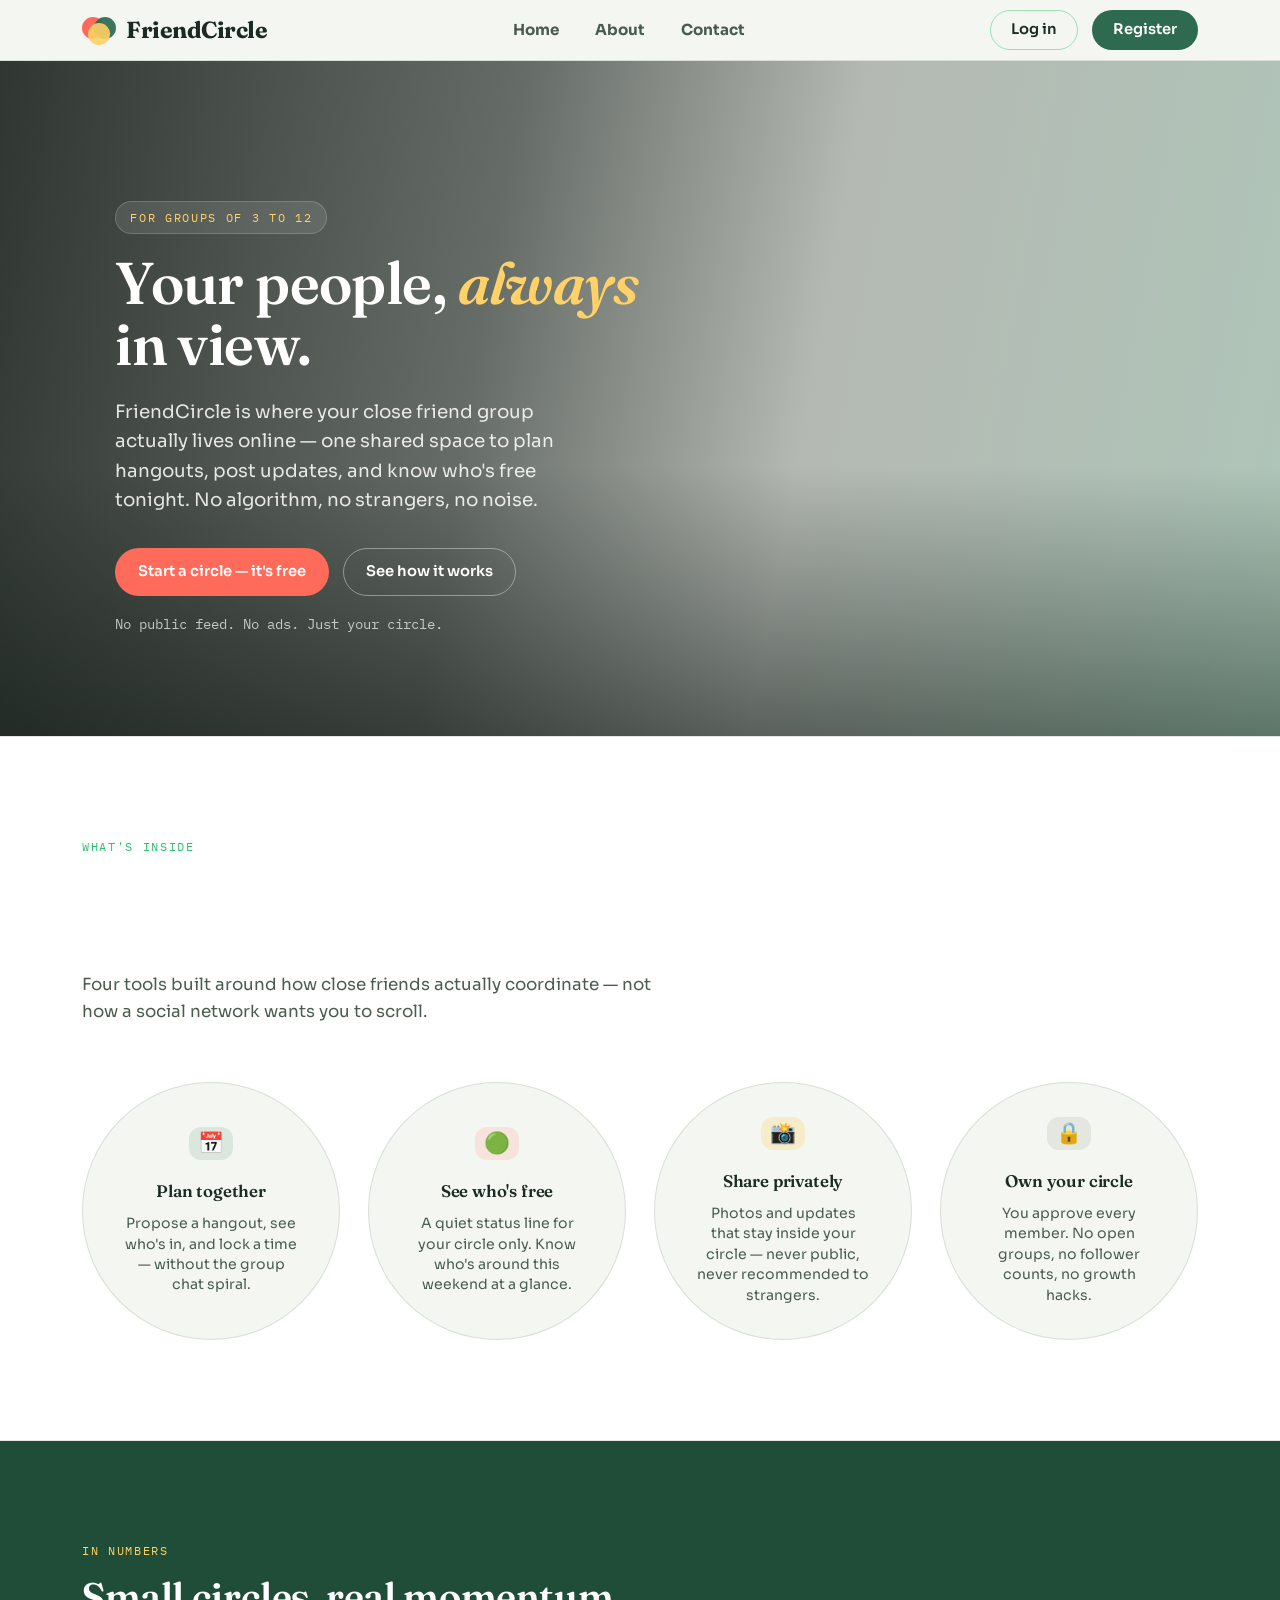
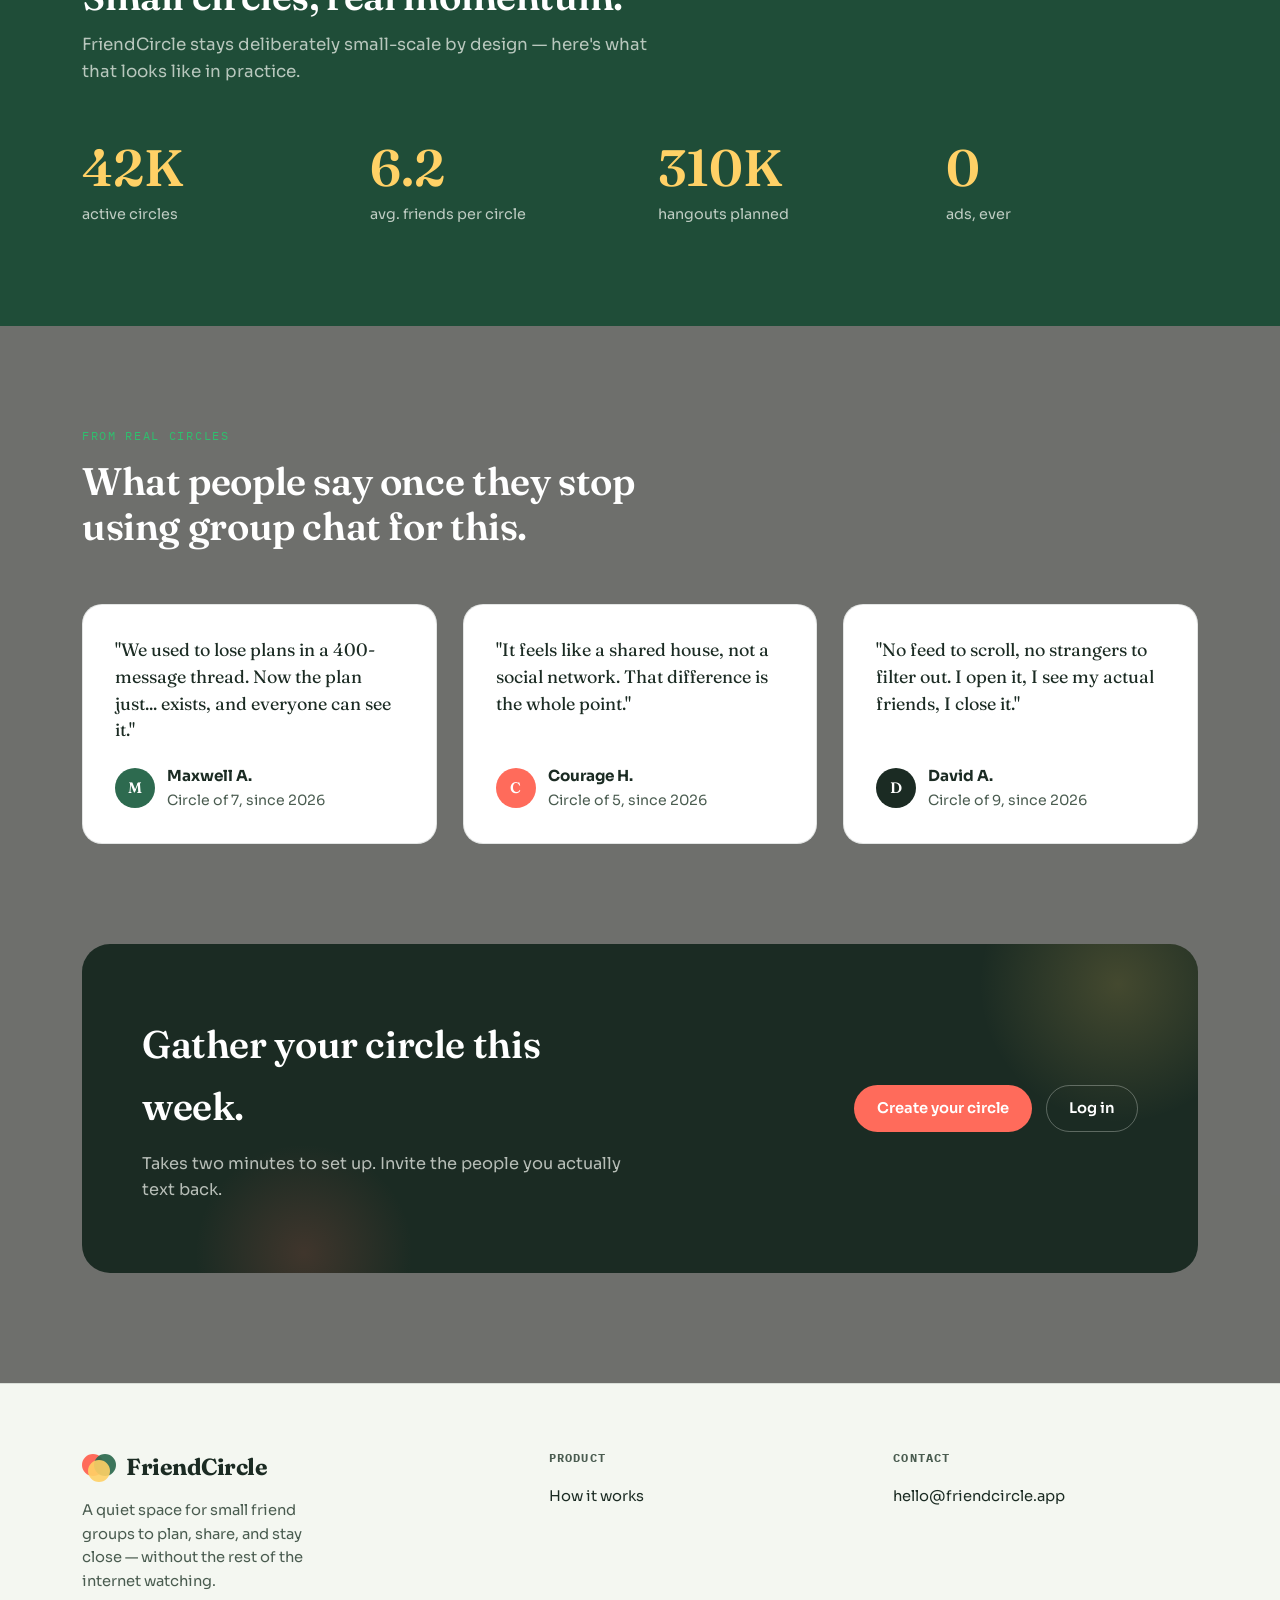
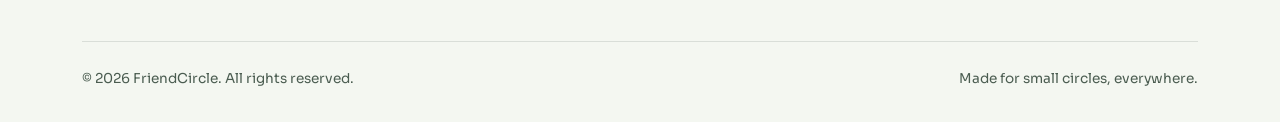
<file: index.html>
<!DOCTYPE html>
<html lang="en">

<head>
  <meta charset="UTF-8">
  <meta name="viewport" content="width=device-width, initial-scale=1.0">
  <title>FriendCircle — Your people, always in view</title>
  <link rel="preconnect" href="https://fonts.googleapis.com">
  <link rel="preconnect" href="https://fonts.gstatic.com" crossorigin>
  <link
    href="https://fonts.googleapis.com/css2?family=Fraunces:opsz,wght@9..144,400;9..144,500;9..144,600;9..144,700&family=Sora:wght@400;500;600;700&family=IBM+Plex+Mono:wght@400;500&display=swap"
    rel="stylesheet">
  <link rel="stylesheet" href="Css/style.css">
  <link rel="icon" href="Image/icon.png">
</head>

<body>

  <header>
    <nav class="wrap">
      <a href="#" class="logo">
        <span class="mark"><span></span><span></span><span></span></span>
        FriendCircle
      </a>
      <ul class="nav-links">
        <li><a href="#top">Home</a></li>
        <li><a href="#about">About</a></li>
        <li><a href="#contact">Contact</a></li>
      </ul>
      <div class="nav-actions">
        <a href="login.html" class="btn btn-ghost">Log in</a>
        <a href="sign_in.html" class="btn btn-solid">Register</a>
      </div>
    </nav>
  </header>

  <main>

    <!-- HERO -->
    <section class="hero" id="top">
      <div class="hero-media" aria-hidden="true">
        <video autoplay muted loop playsinline
          poster="https://images.pexels.com/videos/7424451/adolescent-affection-child-connection-7424451.jpeg?auto=compress&cs=tinysrgb&h=900&fit=crop">
          <source src="https://videos.pexels.com/video-files/7424451/7424451-uhd_2560_1440_30fps.mp4" type="video/mp4">
        </video>
      </div>

      <div class="wrap">
        <div class="hero-content">
          <span class="eyebrow">For groups of 3 to 12</span>
          <h1>Your people, <em>always</em><br> in view.</h1>
          <p class="lede">FriendCircle is where your close friend group actually lives online — one shared space to plan
            hangouts, post updates, and know who's free tonight. No algorithm, no strangers, no noise.</p>
          <div class="hero-cta">
            <a href="sign_in.html" class="btn btn-coral">Start a circle — it's free</a>
            <a href="#about" class="btn btn-ghost" style="border-color:rgba(255,255,255,0.4); color:#fff;">See how it
              works</a>
          </div>
          <p class="hero-note">No public feed. No ads. Just your circle.</p>
        </div>
      </div>
    </section>

    <!-- FEATURES -->
    <section class="features" id="about">
      <div class="wrap">
        <div class="section-head">
          <span class="eyebrow">What's inside</span>
          <h2>Everything a friend group needs, nothing it doesn't.</h2>
          <p>Four tools built around how close friends actually coordinate — not how a social network wants you to
            scroll.</p>
        </div>
        <div class="feature-grid">
          <div class="feature-card">
            <div class="feature-icon fi-1">📅</div>
            <h3>Plan together</h3>
            <p>Propose a hangout, see who's in, and lock a time — without the group chat spiral.</p>
          </div>
          <div class="feature-card">
            <div class="feature-icon fi-2">🟢</div>
            <h3>See who's free</h3>
            <p>A quiet status line for your circle only. Know who's around this weekend at a glance.</p>
          </div>
          <div class="feature-card">
            <div class="feature-icon fi-3">📸</div>
            <h3>Share privately</h3>
            <p>Photos and updates that stay inside your circle — never public, never recommended to strangers.</p>
          </div>
          <div class="feature-card">
            <div class="feature-icon fi-4">🔒</div>
            <h3>Own your circle</h3>
            <p>You approve every member. No open groups, no follower counts, no growth hacks.</p>
          </div>
        </div>
      </div>
    </section>

    <!-- STATISTICS -->
    <section class="stats">
      <div class="wrap">
        <div class="section-head">
          <span class="eyebrow">In numbers</span>
          <h2>Small circles, real momentum.</h2>
          <p>FriendCircle stays deliberately small-scale by design — here's what that looks like in practice.</p>
        </div>
        <div class="stat-grid">
          <div>
            <div class="stat-num">42K</div>
            <div class="stat-label">active circles</div>
          </div>
          <div>
            <div class="stat-num">6.2</div>
            <div class="stat-label">avg. friends per circle</div>
          </div>
          <div>
            <div class="stat-num">310K</div>
            <div class="stat-label">hangouts planned</div>
          </div>
          <div>
            <div class="stat-num">0</div>
            <div class="stat-label">ads, ever</div>
          </div>
        </div>
      </div>
    </section>

    <div class="testi-cta-wrap">
      <div class="testi-cta-media" aria-hidden="true">
        <video autoplay muted loop playsinline
          poster="https://images.pexels.com/videos/7128597/african-chatting-colorful-communication-7128597.jpeg?auto=compress&cs=tinysrgb&h=900&fit=crop">
          <source src="https://videos.pexels.com/video-files/7128597/7128597-uhd_2732_1440_25fps.mp4" type="video/mp4">
        </video>
        <div class="testi-cta-overlay"></div>
      </div>
      <!-- TESTIMONIALS -->
      <section class="testimonials">

        <div class="wrap">
          <div class="section-head">
            <span class="eyebrow">From real circles</span>
            <h2>What people say once they stop using group chat for this.</h2>
          </div>
          <div class="testi-grid">
            <div class="testi-card">
              <p class="testi-quote">"We used to lose plans in a 400-message thread. Now the plan just... exists, and
                everyone can see it."</p>
              <div class="testi-person">
                <div class="avatar-circ" style="background:var(--forest);">M</div>
                <div class="who"><strong>Maxwell A.</strong>Circle of 7, since 2026</div>
              </div>
            </div>
            <div class="testi-card">
              <p class="testi-quote">"It feels like a shared house, not a social network. That difference is the whole
                point."</p>
              <div class="testi-person">
                <div class="avatar-circ" style="background:var(--coral);">C</div>
                <div class="who"><strong>Courage H.</strong>Circle of 5, since 2026</div>
              </div>
            </div>
            <div class="testi-card">
              <p class="testi-quote">"No feed to scroll, no strangers to filter out. I open it, I see my actual friends,
                I
                close it."</p>
              <div class="testi-person">
                <div class="avatar-circ" style="background:var(--ink);">D</div>
                <div class="who"><strong>David A.</strong>Circle of 9, since 2026</div>
              </div>
            </div>
          </div>
        </div>
      </section>

      <!-- CTA -->
      <section class="cta">
        <div class="wrap">
          <div class="cta-box">
            <div class="cta-copy">
              <h2>Gather your circle this week.</h2>
              <p>Takes two minutes to set up. Invite the people you actually text back.</p>
            </div>
            <div class="cta-actions">
              <a href="sign_in.html" class="btn btn-coral">Create your circle</a>
              <a href="login.html" class="btn btn-ghost" style="border-color:rgba(244,247,241,0.3); color:#fff;">Log
                in</a>
            </div>
          </div>
        </div>
      </section>
    </div>

  </main>

  <!-- FOOTER -->
  <footer id="contact">
    <div class="wrap">
      <div class="footer-top">
        <div class="footer-brand">
          <a href="#" class="logo">
            <span class="mark"><span></span><span></span><span></span></span>
            FriendCircle
          </a>
          <p>A quiet space for small friend groups to plan, share, and stay close — without the rest of the internet
            watching.</p>
        </div>
        <div class="footer-col">
          <h4>Product</h4>
          <ul>
            <li><a href="#about">How it works</a></li>
          </ul>
        </div>
        <div class="footer-col">
          <h4>Contact</h4>
          <ul>
            <li><a href="mailto:hello@friendcircle.app">hello@friendcircle.app</a></li>
          </ul>
        </div>
      </div>
      <div class="footer-bottom">
        <span>© 2026 FriendCircle. All rights reserved.</span>
        <span>Made for small circles, everywhere.</span>
      </div>
    </div>
  </footer>

</body>

</html>
</file>
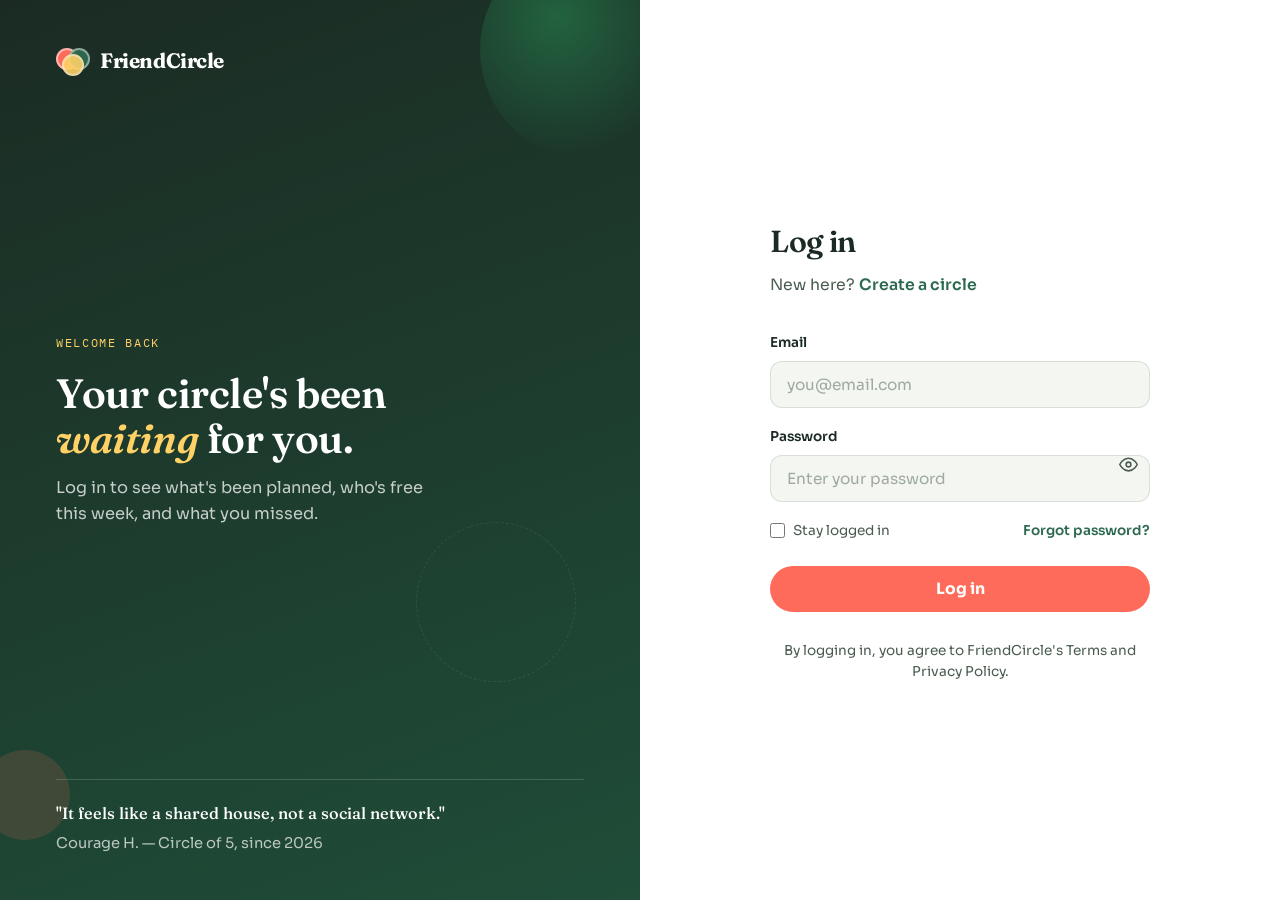
<file: login.html>
<!DOCTYPE html>
<html lang="en">

<head>
  <meta charset="UTF-8">
  <meta name="viewport" content="width=device-width, initial-scale=1.0">
  <title>Log In — FriendCircle</title>
  <link rel="preconnect" href="https://fonts.googleapis.com">
  <link rel="preconnect" href="https://fonts.gstatic.com" crossorigin>
  <link
    href="https://fonts.googleapis.com/css2?family=Fraunces:opsz,wght@9..144,400;9..144,500;9..144,600;9..144,700&family=Sora:wght@400;500;600;700&family=IBM+Plex+Mono:wght@400;500&display=swap"
    rel="stylesheet">
  <link rel="stylesheet" href="Css/login.css">
  <link rel="icon" href="Image/icon.png">
</head>

<body>

  <div class="screen">

    <!-- LEFT: brand panel -->
    <aside class="brand-panel">
      <div class="deco deco-1" aria-hidden="true"></div>
      <div class="deco deco-2" aria-hidden="true"></div>
      <div class="deco deco-3" aria-hidden="true"></div>

      <a href="index.html" class="logo">
        <span class="mark"><span></span><span></span><span></span></span>
        FriendCircle
      </a>

      <div class="brand-copy">
        <span class="eyebrow">Welcome back</span>
        <h1>Your circle's been <em>waiting</em> for you.</h1>
        <p>Log in to see what's been planned, who's free this week, and what you missed.</p>
      </div>

      <div class="brand-quote">
        <strong id="quote">
          "It feels like a shared house, not a social network."
        </strong>

        <span id="author">
          Courage H. — Circle of 5, since 2026
        </span>
      </div>
    </aside>

    <!-- RIGHT: form panel -->
    <main class="form-panel">
      <div class="form-wrap">
        <a href="index.html" class="logo">
          <span class="mark"><span></span><span></span><span></span></span>
          FriendCircle
        </a>

        <div class="form-head">
          <h2>Log in</h2>
          <p>New here? <a href="sign_in.html">Create a circle</a></p>
        </div>

        <form id="loginForm" novalidate>
          <div class="form-success" id="formSuccess">
            <span>✓</span> Logged in — redirecting you to your circle…
          </div>

          <div class="field">
            <label for="email">Email</label>
            <input type="email" id="email" name="email" placeholder="you@email.com" autocomplete="email" required>
            <div class="field-error" id="emailError"><span>⚠</span> <span class="msg">Enter a valid email
                address.</span></div>
          </div>

          <div class="field field-password">
            <label for="password">Password</label>
            <input type="password" id="password" name="password" placeholder="Enter your password"
              autocomplete="current-password" required minlength="6">
            <button type="button" class="toggle-pw" id="togglePw" aria-label="Show password">
              <svg class="eye-on" viewBox="0 0 24 24" fill="none" stroke="currentColor" stroke-width="2"
                stroke-linecap="round" stroke-linejoin="round">
                <path d="M1 12s4-8 11-8 11 8 11 8-4 8-11 8-11-8-11-8Z" />
                <circle cx="12" cy="12" r="3" />
              </svg>
              <svg class="eye-off" viewBox="0 0 24 24" fill="none" stroke="currentColor" stroke-width="2"
                stroke-linecap="round" stroke-linejoin="round">
                <path
                  d="M17.94 17.94A10.94 10.94 0 0 1 12 20c-7 0-11-8-11-8a21.4 21.4 0 0 1 5.06-6.06M9.9 4.24A9.12 9.12 0 0 1 12 4c7 0 11 8 11 8a21.5 21.5 0 0 1-2.16 3.19m-6.72-1.07a3 3 0 1 1-4.24-4.24" />
                <line x1="1" y1="1" x2="23" y2="23" />
              </svg>
            </button>
            <div class="field-error" id="passwordError"><span>⚠</span> <span class="msg">Password must be at least 6
                characters.</span></div>
          </div>

          <div class="field-row">
            <label class="remember">
              <input type="checkbox" name="remember">
              Stay logged in
            </label>
            <a href="#forgot" class="forgot">Forgot password?</a>
          </div>

          <button type="submit" class="btn-submit" id="submitBtn">
            <span class="btn-label">Log in</span>
            <span class="spinner" aria-hidden="true"></span>
          </button>
        </form>

        <p class="form-foot">By logging in, you agree to FriendCircle's Terms and Privacy Policy.</p>
      </div>
    </main>

  </div>

  <script defer src="Js/login.js"></script>

</body>

</html>
</file>
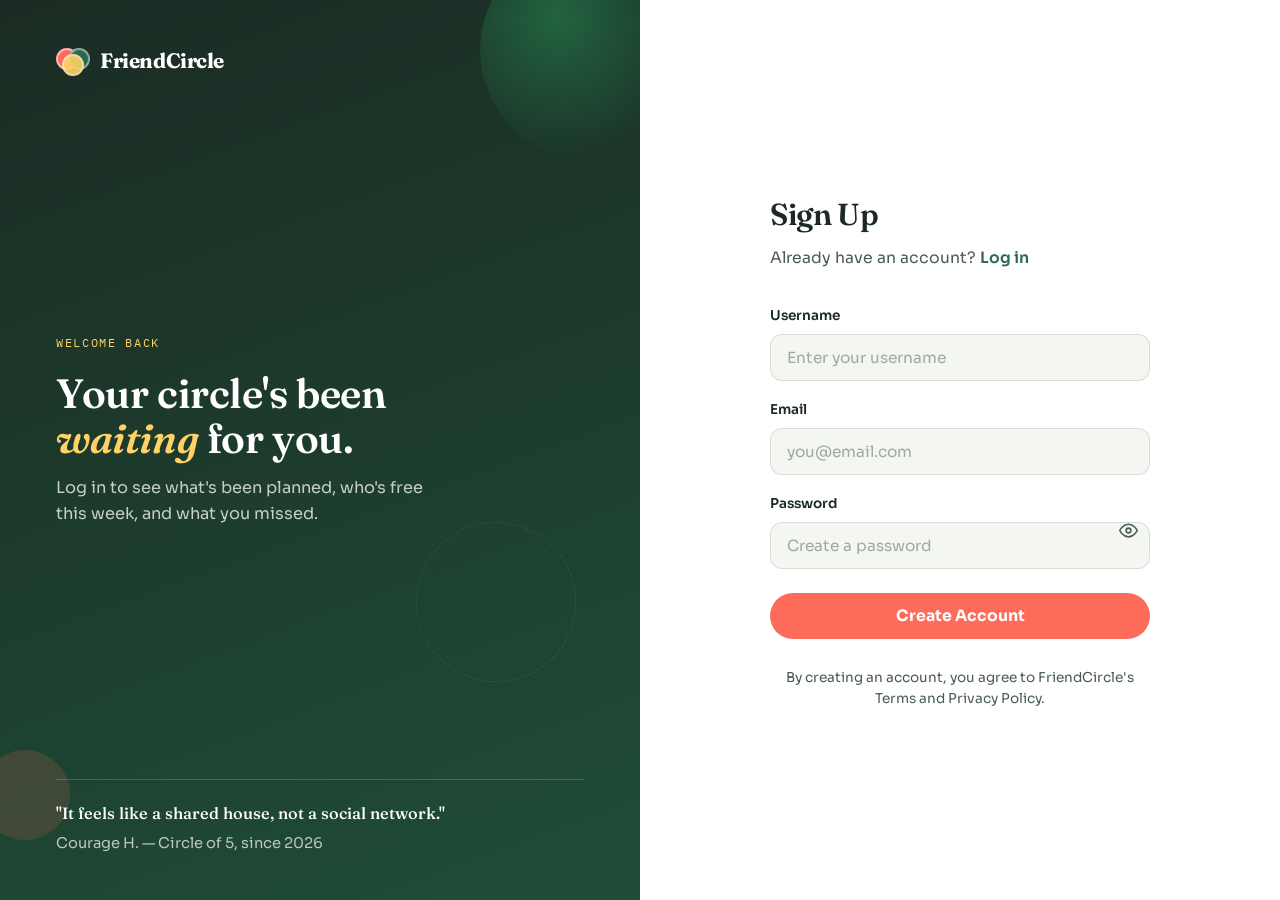
<file: sign_in.html>
<!DOCTYPE html>
<html lang="en">

<head>
  <meta charset="UTF-8">
  <meta name="viewport" content="width=device-width, initial-scale=1.0">
  <title>Sign In — FriendCircle</title>
  <link rel="preconnect" href="https://fonts.googleapis.com">
  <link rel="preconnect" href="https://fonts.gstatic.com" crossorigin>
  <link
    href="https://fonts.googleapis.com/css2?family=Fraunces:opsz,wght@9..144,400;9..144,500;9..144,600;9..144,700&family=Sora:wght@400;500;600;700&family=IBM+Plex+Mono:wght@400;500&display=swap"
    rel="stylesheet">
  <link rel="stylesheet" href="Css/sign_in.css">
  <link rel="icon" href="Image/icon.png">
  <style>

  </style>
</head>

<body>

  <div class="screen">

    <!-- LEFT: brand panel -->
    <aside class="brand-panel">
      <div class="deco deco-1" aria-hidden="true"></div>
      <div class="deco deco-2" aria-hidden="true"></div>
      <div class="deco deco-3" aria-hidden="true"></div>

      <a href="index.html" class="logo">
        <span class="mark"><span></span><span></span><span></span></span>
        FriendCircle
      </a>

      <div class="brand-copy">
        <span class="eyebrow">Welcome back</span>
        <h1>Your circle's been <em>waiting</em> for you.</h1>
        <p>Log in to see what's been planned, who's free this week, and what you missed.</p>
      </div>

      <div class="brand-quote">
        <strong id="quote">
          "It feels like a shared house, not a social network."
        </strong>

        <span id="author">
          Courage H. — Circle of 5, since 2026
        </span>
      </div>
    </aside>

    <!-- RIGHT: form panel -->
    <main class="form-panel">
      <div class="form-wrap">
        <a href="index.html" class="logo">
          <span class="mark"><span></span><span></span><span></span></span>
          FriendCircle
        </a>

        <div class="form-head">
          <h2>Sign Up</h2>
          <p>Already have an account? <a href="login.html">Log in</a></p>
        </div>

        <form id="signupForm" novalidate>

          <div class="form-success" id="formSuccess">
            <span>✓</span> Account created successfully! Redirecting...
          </div>

          <div class="field">
            <label for="username">Username</label>
            <input type="text" id="username" name="username" placeholder="Enter your username" required minlength="3">

            <div class="field-error" id="usernameError">
              <span>⚠</span>
              <span class="msg">Username must be at least 3 characters.</span>
            </div>
          </div>

          <div class="field">
            <label for="email">Email</label>
            <input type="email" id="email" name="email" placeholder="you@email.com" required>

            <div class="field-error" id="emailError">
              <span>⚠</span>
              <span class="msg">Enter a valid email address.</span>
            </div>
          </div>

          <div class="field field-password">
            <label for="password">Password</label>

            <input type="password" id="password" name="password" placeholder="Create a password" required minlength="6">

            <button type="button" class="toggle-pw" id="togglePw" aria-label="Show password">

              <svg class="eye-on" viewBox="0 0 24 24" fill="none" stroke="currentColor" stroke-width="2">
                <path d="M1 12s4-8 11-8 11 8 11 8-4 8-11 8-11-8-11-8Z" />
                <circle cx="12" cy="12" r="3" />
              </svg>

              <svg class="eye-off" viewBox="0 0 24 24" fill="none" stroke="currentColor" stroke-width="2">
                <path d="M17.94 17.94A10.94 10.94 0 0 1 12 20c-7 0-11-8-11-8" />
                <line x1="1" y1="1" x2="23" y2="23" />
              </svg>

            </button>

            <div class="field-error" id="passwordError">
              <span>⚠</span>
              <span class="msg">Password must be at least 6 characters.</span>
            </div>

          </div>

          <button type="submit" class="btn-submit" id="submitBtn">

            <span class="btn-label">Create Account</span>

            <span class="spinner"></span>

          </button>

        </form>

        <p class="form-foot">By creating an account, you agree to FriendCircle's Terms and Privacy Policy.</p>
      </div>
    </main>

  </div>

  <script defer src="Js/sign_in.js"></script>

</body>

</html>
</file>
<file: Css/style.css>
:root {
      --ink: #1B2B23;
      --ink-soft: #4A5C50;
      --paper: #F4F7F1;
      --paper-raised: #FFFFFF;
      --forest: #2D6A4F;
      --forest-bright: #2FBF6E;
      --forest-deep: #1F4D38;
      --coral: #FF6B5B;
      --coral-deep: #E5503F;
      --gold: #FFD166;
      --line: rgba(27, 43, 35, 0.12);
      --shadow: 0 20px 50px -20px rgba(27, 43, 35, 0.25);
    }

    * {
      margin: 0;
      padding: 0;
      box-sizing: border-box;
    }

    html {
      scroll-behavior: smooth;
    }

    body {
      background: var(--paper);
      color: var(--ink);
      font-family: 'Sora', sans-serif;
      line-height: 1.6;
      -webkit-font-smoothing: antialiased;
    }

    h1,
    h2,
    h3,
    .display {
      font-family: 'Fraunces', serif;
      font-weight: 600;
      letter-spacing: -0.01em;
      color: var(--ink);
    }

    .eyebrow {
      font-family: 'IBM Plex Mono', monospace;
      font-size: 0.75rem;
      letter-spacing: 0.14em;
      text-transform: uppercase;
      color: var(--forest-bright);
    }

    a {
      color: inherit;
      text-decoration: none;
    }

    ul {
      list-style: none;
    }

    img {
      max-width: 100%;
      display: block;
    }

    .wrap {
      max-width: 1180px;
      margin: 0 auto;
      padding: 0 32px;
    }

    /* ---------- circle mark (signature element) ---------- */
    .mark {
      position: relative;
      width: 34px;
      height: 26px;
      flex-shrink: 0;
    }

    .mark span {
      position: absolute;
      top: 0;
      width: 22px;
      height: 22px;
      border-radius: 50%;
      border: 2.5px solid var(--ink);
      background: var(--paper);
    }

    .mark span:nth-child(1) {
      left: 0;
      background: var(--coral);
      border-color: var(--coral);
    }

    .mark span:nth-child(2) {
      left: 12px;
      background: var(--forest);
      border-color: var(--forest);
      mix-blend-mode: normal;
      opacity: 0.92;
    }

    .mark span:nth-child(3) {
      left: 6px;
      top: 6px;
      background: var(--gold);
      border-color: var(--gold);
      opacity: 0.9;
    }

    .logo {
      display: flex;
      align-items: center;
      gap: 10px;
      font-family: 'Fraunces', serif;
      font-weight: 700;
      font-size: 1.45rem;
      letter-spacing: -0.02em;
    }

    /* ---------- nav ---------- */
    header {
      position: sticky;
      top: 0;
      z-index: 50;
      background: rgba(244, 247, 241, 0.86);
      backdrop-filter: blur(10px);
      border-bottom: 1px solid var(--line);
    }

    nav {
      display: flex;
      align-items: center;
      justify-content: space-between;
      height: 60px;
      padding: 7px 0;
    }

    .nav-links {
      display: flex;
      gap: 36px;
      font-size: 0.95rem;
      font-weight: 700;
    }

    .nav-links a {
      position: relative;
      color: var(--ink-soft);
      transition: color 0.2s ease;
    }

    .nav-links a:hover {
      color: var(--ink);
    }

    .nav-links a::after {
      content: '';
      position: absolute;
      left: 0;
      bottom: -6px;
      width: 0;
      height: 2px;
      background: var(--forest-bright);
      transition: width 0.2s ease;
    }

    .nav-links a:hover::after {
      width: 100%;
    }

    .nav-actions {
      display: flex;
      align-items: center;
      gap: 14px;
    }

    .nav-actions .btn {
      padding: 7px 20px;
    }

    .nav-actions .btn-ghost {
      border-color: rgba(47, 191, 110, 0.45);
      color: var(--ink);
    }

    .nav-actions .btn-ghost:hover {
      background: rgba(47, 191, 110, 0.1);
      border-color: var(--forest-bright);
      color: var(--ink);
    }

    .btn {
      display: inline-flex;
      align-items: center;
      justify-content: center;
      padding: 11px 22px;
      border-radius: 100px;
      font-weight: 600;
      font-size: 0.92rem;
      cursor: pointer;
      border: 1.5px solid transparent;
      transition: transform 0.15s ease, box-shadow 0.15s ease, background 0.15s ease;
    }

    .btn:active {
      transform: scale(0.97);
    }

    .btn-ghost {
      color: var(--ink);
      border-color: var(--line);
      background: transparent;
    }

    .btn-ghost:hover {
      border-color: var(--ink);
    }

    .btn-solid {
      background: var(--forest);
      color: #fff;
    }

    .btn-solid:hover {
      background: var(--forest-deep);
      box-shadow: 0 8px 20px -6px rgba(45, 106, 79, 0.55);
    }

    .btn-coral {
      background: var(--coral);
      color: #fff;
    }

    .btn-coral:hover {
      background: var(--coral-deep);
      box-shadow: 0 8px 20px -6px rgba(255, 107, 91, 0.5);
    }

    .mobile-toggle {
      display: none;
    }

    /* ---------- hero ---------- */
    .hero {
      position: relative;
      overflow: hidden;
      min-height: 640px;
      display: flex;
      align-items: center;
      padding: 140px 0 100px;
    }

    .hero-media {
      position: absolute;
      inset: 0;
      width: 100%;
      height: 100%;
      z-index: 0;
    }

    .hero-media video {
      position: absolute;
      inset: 0;
      width: 100%;
      height: 100%;
      object-fit: cover;
      object-position: center 40%;
    }

    .hero-media::after {
      /* scrim: dark at left/bottom for text, brand-tinted overall */
      content: '';
      position: absolute;
      inset: 0;
      background:
        linear-gradient(100deg, rgba(15, 23, 18, 0.86) 0%, rgba(15, 23, 18, 0.62) 38%, rgba(15, 23, 18, 0.28) 62%, rgba(45, 106, 79, 0.35) 100%),
        linear-gradient(0deg, rgba(15, 23, 18, 0.55) 0%, rgba(15, 23, 18, 0) 40%);
    }

    .hero .wrap {
      position: relative;
      z-index: 1;
      display: grid;
      grid-template-columns: 1fr;
      max-width: none;
      margin: 0;
      padding-left: min(9vw, 120px);
      padding-right: 32px;
    }

    .hero-content {
      max-width: 620px;
    }

    .hero .eyebrow {
      color: var(--gold);
      background: rgba(255, 255, 255, 0.1);
      display: inline-block;
      padding: 6px 14px;
      border-radius: 100px;
      border: 1px solid rgba(255, 255, 255, 0.18);
    }

    .hero h1 {
      color: #fff;
      font-size: clamp(2.6rem, 4.6vw, 4rem);
      line-height: 1.04;
      margin: 18px 0 22px;
    }

    .hero h1 em {
      font-style: italic;
      color: var(--gold);
    }

    .hero p.lede {
      font-size: 1.15rem;
      color: rgba(255, 255, 255, 0.86);
      max-width: 460px;
      margin-bottom: 34px;
    }

    .hero-cta {
      display: flex;
      gap: 14px;
      align-items: center;
      flex-wrap: wrap;
    }

    .hero-note {
      margin-top: 18px;
      font-size: 0.85rem;
      color: rgba(255, 255, 255, 0.7);
      font-family: 'IBM Plex Mono', monospace;
    }

    @media (max-width:960px) {
      .hero {
        min-height: 560px;
        padding: 120px 0 80px;
      }
    }

    /* ---------- section shell ---------- */
    section {
      padding: 100px 0;
    }

    .section-head {
      max-width: 600px;
      margin-bottom: 56px;
    }

    .section-head .eyebrow {
      margin-bottom: 14px;
      display: block;
    }

    .section-head h2 {
      font-size: clamp(1.9rem, 3vw, 2.6rem);
      line-height: 1.15;
      color: white;
    }

    .section-head p {
      color: var(--ink-soft);
      margin-top: 14px;
      font-size: 1.05rem;
    }

    /* ---------- features ---------- */
    .features {
      background: var(--paper-raised);
      border-top: 1px solid var(--line);
      border-bottom: 1px solid var(--line);
    }

    .feature-grid {
      display: grid;
      grid-template-columns: repeat(4, 1fr);
      gap: 28px;
    }

    .feature-card {
      background: var(--paper);
      border: 1px solid var(--line);
      border-radius: 50%;
      aspect-ratio: 1;
      overflow: hidden;
      padding: 22% 16%;
      display: flex;
      flex-direction: column;
      align-items: center;
      justify-content: center;
      text-align: center;
      transition: background 0.2s ease, transform 0.2s ease, box-shadow 0.2s ease;
    }

    .feature-card:hover {
      background: var(--paper-raised);
      transform: translateY(-4px);
      box-shadow: 0 20px 40px -20px rgba(27, 43, 35, 0.25);
    }

    .feature-icon {
      width: 44px;
      height: 44px;
      border-radius: 12px;
      display: flex;
      align-items: center;
      justify-content: center;
      margin-bottom: 18px;
      font-size: 1.3rem;
    }

    .fi-1 {
      background: rgba(45, 106, 79, 0.12);
    }

    .fi-2 {
      background: rgba(255, 107, 91, 0.14);
    }

    .fi-3 {
      background: rgba(255, 209, 102, 0.28);
    }

    .fi-4 {
      background: rgba(27, 43, 35, 0.08);
    }

    .feature-card h3 {
      font-size: 1.05rem;
      margin-bottom: 8px;
    }

    .feature-card p {
      color: var(--ink-soft);
      font-size: 0.88rem;
      line-height: 1.45;
    }

    /* ---------- statistics ---------- */
    .stats {
      background: var(--forest-deep);
      color: #F4F7F1;
    }

    .stats .section-head .eyebrow {
      color: var(--gold);
    }

    .stats .section-head h2 {
      color: #fff;
    }

    .stats .section-head p {
      color: rgba(244, 247, 241, 0.72);
    }

    .stat-grid {
      display: grid;
      grid-template-columns: repeat(4, 1fr);
      gap: 36px;
    }

    .stat-num {
      font-family: 'Fraunces', serif;
      font-size: clamp(2.4rem, 4vw, 3.4rem);
      font-weight: 600;
      color: var(--gold);
      line-height: 1;
    }

    .stat-label {
      margin-top: 10px;
      font-size: 0.9rem;
      color: rgba(244, 247, 241, 0.75);
    }

    /* ---------- testimonials ---------- */
    .testi-grid {
      display: grid;
      grid-template-columns: repeat(3, 1fr);
      gap: 26px;
    }

    .testi-card {
      background: var(--paper-raised);
      border: 1px solid var(--line);
      border-radius: 20px;
      padding: 32px;
      display: flex;
      flex-direction: column;
      gap: 20px;
    }

    .testi-quote {
      font-family: 'Fraunces', serif;
      font-size: 1.12rem;
      line-height: 1.5;
      color: var(--ink);
    }

    .testi-person {
      display: flex;
      align-items: center;
      gap: 12px;
      margin-top: auto;
    }

    .avatar-circ {
      width: 40px;
      height: 40px;
      border-radius: 50%;
      display: flex;
      align-items: center;
      justify-content: center;
      color: #fff;
      font-family: 'Fraunces', serif;
      font-weight: 600;
      font-size: 0.95rem;
    }

    .testi-person .who {
      font-size: 0.88rem;
      color: var(--ink-soft);
    }

    .testi-person .who strong {
      color: var(--ink);
      display: block;
      font-size: 0.95rem;
    }

    /* ---------- CTA ---------- */
    .cta {
      padding: 0 0 110px;
    }

    .cta-box {
      background: var(--ink);
      border-radius: 28px;
      padding: 70px 60px;
      display: flex;
      align-items: center;
      justify-content: space-between;
      gap: 40px;
      position: relative;
      overflow: hidden;
    }

    .cta-box::before {
      content: '';
      position: absolute;
      width: 280px;
      height: 280px;
      border-radius: 50%;
      background: radial-gradient(circle, rgba(255, 209, 102, 0.18), transparent 70%);
      top: -100px;
      right: -60px;
    }

    .cta-box::after {
      content: '';
      position: absolute;
      width: 220px;
      height: 220px;
      border-radius: 50%;
      background: radial-gradient(circle, rgba(255, 107, 91, 0.16), transparent 70%);
      bottom: -90px;
      left: 10%;
    }

    .cta-copy {
      position: relative;
      z-index: 1;
      max-width: 480px;
    }

    .cta-copy h2 {
      color: #fff;
      font-size: clamp(1.8rem, 3vw, 2.4rem);
      margin-bottom: 14px;
    }

    .cta-copy p {
      color: rgba(244, 247, 241, 0.72);
      font-size: 1.02rem;
    }

    .cta-actions {
      position: relative;
      z-index: 1;
      display: flex;
      gap: 14px;
      flex-shrink: 0;
      flex-wrap: wrap;
    }

    /* ---------- footer ---------- */
    footer {
      border-top: 1px solid var(--line);
      padding: 64px 0 32px;
    }

    .footer-top {
      display: grid;
      grid-template-columns: 1.4fr repeat(2, 1fr);
      gap: 40px;
      padding-bottom: 48px;
    }

    .footer-brand p {
      color: var(--ink-soft);
      font-size: 0.92rem;
      margin-top: 14px;
      max-width: 260px;
    }

    .footer-col h4 {
      font-family: 'IBM Plex Mono', monospace;
      font-size: 0.75rem;
      letter-spacing: 0.1em;
      text-transform: uppercase;
      color: var(--ink-soft);
      margin-bottom: 16px;
    }

    .footer-col ul li {
      margin-bottom: 11px;
    }

    .footer-col a {
      color: var(--ink);
      font-size: 0.92rem;
      transition: color 0.15s ease;
    }

    .footer-col a:hover {
      color: var(--forest);
    }

    .footer-bottom {
      border-top: 1px solid var(--line);
      padding-top: 26px;
      display: flex;
      justify-content: space-between;
      align-items: center;
      font-size: 0.85rem;
      color: var(--ink-soft);
    }

    /* ---------- responsive ---------- */
    @media (max-width:960px) {
      .nav-links {
        display: none;
      }

      .hero .wrap {
        grid-template-columns: 1fr;
      }

      .cluster {
        height: 320px;
        margin-top: 20px;
      }

      .feature-grid {
        grid-template-columns: repeat(2, 1fr);
      }

      .stat-grid {
        grid-template-columns: repeat(2, 1fr);
        gap: 32px;
      }

      .testi-grid {
        grid-template-columns: 1fr;
      }

      .footer-top {
        grid-template-columns: 1fr 1fr;
      }

      .cta-box {
        flex-direction: column;
        text-align: center;
        padding: 50px 30px;
      }

      .cta-actions {
        justify-content: center;
      }
    }

    @media (max-width:560px) {
      .wrap {
        padding: 0 20px;
      }

      .feature-grid {
        grid-template-columns: 1fr;
      }

      .stat-grid {
        grid-template-columns: 1fr 1fr;
      }

      .footer-top {
        grid-template-columns: 1fr;
      }

      .hero {
        padding: 56px 0 70px;
      }

      section {
        padding: 64px 0;
      }

      .nav-actions .btn-ghost {
        display: none;
      }
    }

    .testi-cta-wrap {
      position: relative;
      overflow: hidden;
    }

    .testi-cta-media {
      position: absolute;
      inset: 0;
      z-index: 0;
    }

    .testi-cta-media video {
      width: 100%;
      height: 100%;
      object-fit: cover;
    }

    .testi-cta-overlay {
      position: absolute;
      inset: 0;
      background: rgba(0, 0, 0, 0.55);
      /* darken so text stays readable — tweak as needed */
    }

    .testi-cta-wrap .testimonials,
    .testi-cta-wrap .cta {
      position: relative;
      z-index: 1;
      background: transparent;
      /* remove any existing solid background on these sections */
    }
</file>
<file: Css/login.css>
:root {
      --ink: #1B2B23;
      --ink-soft: #4A5C50;
      --paper: #F4F7F1;
      --paper-raised: #FFFFFF;
      --forest: #2D6A4F;
      --forest-deep: #1F4D38;
      --forest-bright: #2FBF6E;
      --coral: #FF6B5B;
      --coral-deep: #E5503F;
      --gold: #FFD166;
      --line: rgba(27, 43, 35, 0.12);
    }

    * {
      margin: 0;
      padding: 0;
      box-sizing: border-box;
    }

    body {
      background: var(--paper);
      color: var(--ink);
      font-family: 'Sora', sans-serif;
      line-height: 1.6;
      -webkit-font-smoothing: antialiased;
      min-height: 100vh;
    }

    h1,
    h2,
    .display {
      font-family: 'Fraunces', serif;
      font-weight: 600;
      letter-spacing: -0.01em;
      color: var(--ink);
    }

    a {
      color: inherit;
      text-decoration: none;
    }

    img {
      max-width: 100%;
      display: block;
    }

    .eyebrow {
      font-family: 'IBM Plex Mono', monospace;
      font-size: 0.75rem;
      letter-spacing: 0.14em;
      text-transform: uppercase;
      color: var(--forest-bright);
    }

    /* ---------- signature mark ---------- */
    .mark {
      position: relative;
      width: 34px;
      height: 26px;
      flex-shrink: 0;
    }

    .mark span {
      position: absolute;
      top: 0;
      width: 22px;
      height: 22px;
      border-radius: 50%;
      border: 2.5px solid var(--ink);
    }

    .mark span:nth-child(1) {
      left: 0;
      background: var(--coral);
      border-color: var(--coral);
    }

    .mark span:nth-child(2) {
      left: 12px;
      background: var(--forest);
      border-color: var(--forest);
      opacity: 0.92;
    }

    .mark span:nth-child(3) {
      left: 6px;
      top: 6px;
      background: var(--gold);
      border-color: var(--gold);
      opacity: 0.9;
    }

    .mark-lg {
      width: 64px;
      height: 50px;
    }

    .mark-lg span {
      width: 40px;
      height: 40px;
      border-width: 3px;
    }

    .mark-lg span:nth-child(2) {
      left: 24px;
    }

    .mark-lg span:nth-child(3) {
      left: 12px;
      top: 11px;
    }

    .logo {
      display: flex;
      align-items: center;
      gap: 10px;
      font-family: 'Fraunces', serif;
      font-weight: 700;
      font-size: 1.3rem;
      letter-spacing: -0.02em;
    }

    /* ---------- page layout: split screen ---------- */
    .screen {
      min-height: 100vh;
      display: grid;
      grid-template-columns: 1fr 1fr;
    }

    /* left: brand panel */
    .brand-panel {
      position: relative;
      background: linear-gradient(160deg, var(--ink) 0%, var(--forest-deep) 100%);
      color: #fff;
      padding: 44px 56px;
      display: flex;
      flex-direction: column;
      justify-content: space-between;
      overflow: hidden;
    }

    .brand-panel .logo {
      color: #fff;
      position: relative;
      z-index: 2;
    }

    .brand-panel .mark span {
      border-color: rgba(255, 255, 255, 0.5);
    }

    .brand-copy {
      position: relative;
      z-index: 2;
      max-width: 420px;
    }

    .brand-copy .eyebrow {
      color: var(--gold);
    }

    .brand-copy h1 {
      color: #fff;
      font-size: clamp(2rem, 3.2vw, 2.7rem);
      line-height: 1.1;
      margin: 16px 0 14px;
    }

    .brand-copy h1 em {
      font-style: italic;
      color: var(--gold);
    }

    .brand-copy p {
      color: rgba(255, 255, 255, 0.75);
      font-size: 1.02rem;
      max-width: 380px;
    }

    .brand-quote {
      position: relative;
      z-index: 2;
      border-top: 1px solid rgba(255, 255, 255, 0.16);
      padding-top: 20px;
      font-size: 0.92rem;
      color: rgba(255, 255, 255, 0.7);
    }

    .brand-quote strong {
      color: #fff;
      display: block;
      margin-bottom: 6px;
      font-family: 'Fraunces', serif;
      font-size: 1.02rem;
      font-weight: 500;
    }

    /* decorative floating circles, ambient, matches brand mark */
    .deco {
      position: absolute;
      border-radius: 50%;
      opacity: 0.5;
      filter: blur(0.5px);
    }

    .deco-1 {
      width: 220px;
      height: 220px;
      background: radial-gradient(circle at 35% 35%, var(--forest-bright), transparent 70%);
      top: -60px;
      right: -60px;
      opacity: 0.35;
    }

    .deco-2 {
      width: 160px;
      height: 160px;
      border: 1.5px dashed rgba(255, 255, 255, 0.18);
      top: 58%;
      right: 10%;
    }

    .deco-3 {
      width: 90px;
      height: 90px;
      background: var(--coral);
      opacity: 0.15;
      bottom: 60px;
      left: -20px;
    }

    /* right: form panel */
    .form-panel {
      background: var(--paper-raised);
      display: flex;
      align-items: center;
      justify-content: center;
      padding: 48px;
    }

    .form-wrap {
      width: 100%;
      max-width: 380px;
    }

    .form-wrap .logo {
      display: none;
    }

    /* shown only on mobile */

    .form-head {
      margin-bottom: 34px;
    }

    .form-head h2 {
      font-size: 1.9rem;
      margin-bottom: 8px;
    }

    .form-head p {
      color: var(--ink-soft);
      font-size: 0.98rem;
    }

    .form-head p a {
      color: var(--forest);
      font-weight: 600;
    }

    .form-head p a:hover {
      color: var(--forest-bright);
    }

    form {
      display: flex;
      flex-direction: column;
      gap: 18px;
    }

    .field label {
      display: block;
      font-size: 0.85rem;
      font-weight: 600;
      margin-bottom: 7px;
      color: var(--ink);
    }

    .field input {
      width: 100%;
      padding: 13px 16px;
      border-radius: 12px;
      border: 1.5px solid var(--line);
      background: var(--paper);
      font-family: 'Sora', sans-serif;
      font-size: 0.96rem;
      color: var(--ink);
      transition: border-color 0.15s ease, background 0.15s ease;
    }

    .field input::placeholder {
      color: rgba(74, 92, 80, 0.5);
    }

    .field input:focus {
      outline: none;
      border-color: var(--forest-bright);
      background: #fff;
    }

    .field input.is-invalid {
      border-color: var(--coral-deep);
      background: #fff;
    }

    .field-error {
      display: none;
      align-items: center;
      gap: 6px;
      margin-top: 7px;
      font-size: 0.8rem;
      color: var(--coral-deep);
    }

    .field-error.show {
      display: flex;
    }

    .field-password {
      position: relative;
    }

    .field-password input {
      padding-right: 46px;
    }

    .toggle-pw {
      position: absolute;
      right: 6px;
      top: 50%;
      transform: translateY(-50%);
      width: 32px;
      height: 32px;
      border: none;
      background: transparent;
      border-radius: 8px;
      display: flex;
      align-items: center;
      justify-content: center;
      cursor: pointer;
      color: var(--ink-soft);
      transition: background 0.15s ease, color 0.15s ease;
    }

    .toggle-pw:hover {
      background: var(--paper);
      color: var(--ink);
    }

    .toggle-pw svg {
      width: 19px;
      height: 19px;
    }

    .toggle-pw .eye-off {
      display: none;
    }

    .toggle-pw.is-visible .eye-on {
      display: none;
    }

    .toggle-pw.is-visible .eye-off {
      display: block;
    }

    .btn-submit {
      position: relative;
    }

    .btn-submit .btn-label {
      transition: opacity 0.15s ease;
    }

    .btn-submit .spinner {
      display: none;
      position: absolute;
      left: 50%;
      top: 50%;
      width: 18px;
      height: 18px;
      margin: -9px 0 0 -9px;
      border: 2px solid rgba(255, 255, 255, 0.4);
      border-top-color: #fff;
      border-radius: 50%;
      animation: spin 0.7s linear infinite;
    }

    .btn-submit.is-loading .btn-label {
      opacity: 0;
    }

    .btn-submit.is-loading .spinner {
      display: block;
    }

    .btn-submit.is-loading {
      cursor: default;
      pointer-events: none;
    }

    @keyframes spin {
      to {
        transform: rotate(360deg);
      }
    }

    @keyframes shake {

      10%,
      90% {
        transform: translateX(-1px);
      }

      20%,
      80% {
        transform: translateX(2px);
      }

      30%,
      50%,
      70% {
        transform: translateX(-4px);
      }

      40%,
      60% {
        transform: translateX(4px);
      }
    }

    form.shake {
      animation: shake 0.4s ease;
    }

    .form-success {
      display: none;
      align-items: center;
      gap: 10px;
      background: rgba(47, 191, 110, 0.1);
      border: 1px solid rgba(47, 191, 110, 0.35);
      color: var(--forest-deep);
      padding: 12px 16px;
      border-radius: 12px;
      font-size: 0.88rem;
      font-weight: 600;
      margin-bottom: 18px;
    }

    .form-success.show {
      display: flex;
    }

    .field-row {
      display: flex;
      align-items: center;
      justify-content: space-between;
      font-size: 0.85rem;
    }

    .remember {
      display: flex;
      align-items: center;
      gap: 8px;
      color: var(--ink-soft);
    }

    .remember input {
      accent-color: var(--forest);
      width: 15px;
      height: 15px;
    }

    .forgot {
      color: var(--forest);
      font-weight: 600;
    }

    .forgot:hover {
      color: var(--forest-bright);
    }

    .btn-submit {
      margin-top: 6px;
      width: 100%;
      padding: 13px 20px;
      border-radius: 100px;
      border: none;
      background: var(--coral);
      color: #fff;
      font-family: 'Sora', sans-serif;
      font-weight: 700;
      font-size: 0.98rem;
      cursor: pointer;
      transition: background 0.15s ease, box-shadow 0.15s ease, transform 0.15s ease;
    }

    .btn-submit:hover {
      background: var(--coral-deep);
      box-shadow: 0 10px 24px -10px rgba(255, 107, 91, 0.55);
    }

    .btn-submit:active {
      transform: scale(0.98);
    }

    .form-foot {
      margin-top: 28px;
      text-align: center;
      font-size: 0.85rem;
      color: var(--ink-soft);
    }

    /* focus visibility */
    a:focus-visible,
    button:focus-visible,
    input:focus-visible {
      outline: 2px solid var(--forest-bright);
      outline-offset: 2px;
    }

    @media (prefers-reduced-motion: reduce) {
      * {
        transition: none !important;
      }
    }

    @media (max-width:900px) {
      .screen {
        grid-template-columns: 1fr;
      }

      .brand-panel {
        display: none;
      }

      .form-panel {
        padding: 32px 24px;
        min-height: 100vh;
      }

      .form-wrap .logo {
        display: flex;
        justify-content: center;
        margin-bottom: 36px;
        color: var(--ink);
      }

      .form-head {
        text-align: center;
      }
    }
</file>
<file: Css/sign_in.css>
:root {
  --ink: #1B2B23;
  --ink-soft: #4A5C50;
  --paper: #F4F7F1;
  --paper-raised: #FFFFFF;
  --forest: #2D6A4F;
  --forest-deep: #1F4D38;
  --forest-bright: #2FBF6E;
  --coral: #FF6B5B;
  --coral-deep: #E5503F;
  --gold: #FFD166;
  --line: rgba(27, 43, 35, 0.12);
}

* {
  margin: 0;
  padding: 0;
  box-sizing: border-box;
}

body {
  background: var(--paper);
  color: var(--ink);
  font-family: 'Sora', sans-serif;
  line-height: 1.6;
  -webkit-font-smoothing: antialiased;
  min-height: 100vh;
}

h1,
h2,
.display {
  font-family: 'Fraunces', serif;
  font-weight: 600;
  letter-spacing: -0.01em;
  color: var(--ink);
}

a {
  color: inherit;
  text-decoration: none;
}

img {
  max-width: 100%;
  display: block;
}

.eyebrow {
  font-family: 'IBM Plex Mono', monospace;
  font-size: 0.75rem;
  letter-spacing: 0.14em;
  text-transform: uppercase;
  color: var(--forest-bright);
}

/* ---------- signature mark ---------- */
.mark {
  position: relative;
  width: 34px;
  height: 26px;
  flex-shrink: 0;
}

.mark span {
  position: absolute;
  top: 0;
  width: 22px;
  height: 22px;
  border-radius: 50%;
  border: 2.5px solid var(--ink);
}

.mark span:nth-child(1) {
  left: 0;
  background: var(--coral);
  border-color: var(--coral);
}

.mark span:nth-child(2) {
  left: 12px;
  background: var(--forest);
  border-color: var(--forest);
  opacity: 0.92;
}

.mark span:nth-child(3) {
  left: 6px;
  top: 6px;
  background: var(--gold);
  border-color: var(--gold);
  opacity: 0.9;
}

.mark-lg {
  width: 64px;
  height: 50px;
}

.mark-lg span {
  width: 40px;
  height: 40px;
  border-width: 3px;
}

.mark-lg span:nth-child(2) {
  left: 24px;
}

.mark-lg span:nth-child(3) {
  left: 12px;
  top: 11px;
}

.logo {
  display: flex;
  align-items: center;
  gap: 10px;
  font-family: 'Fraunces', serif;
  font-weight: 700;
  font-size: 1.3rem;
  letter-spacing: -0.02em;
}

/* ---------- page layout: split screen ---------- */
.screen {
  min-height: 100vh;
  display: grid;
  grid-template-columns: 1fr 1fr;
}

/* left: brand panel */
.brand-panel {
  position: relative;
  background: linear-gradient(160deg, var(--ink) 0%, var(--forest-deep) 100%);
  color: #fff;
  padding: 44px 56px;
  display: flex;
  flex-direction: column;
  justify-content: space-between;
  overflow: hidden;
}

.brand-panel .logo {
  color: #fff;
  position: relative;
  z-index: 2;
}

.brand-panel .mark span {
  border-color: rgba(255, 255, 255, 0.5);
}

.brand-copy {
  position: relative;
  z-index: 2;
  max-width: 420px;
}

.brand-copy .eyebrow {
  color: var(--gold);
}

.brand-copy h1 {
  color: #fff;
  font-size: clamp(2rem, 3.2vw, 2.7rem);
  line-height: 1.1;
  margin: 16px 0 14px;
}

.brand-copy h1 em {
  font-style: italic;
  color: var(--gold);
}

.brand-copy p {
  color: rgba(255, 255, 255, 0.75);
  font-size: 1.02rem;
  max-width: 380px;
}

.brand-quote {
  position: relative;
  z-index: 2;
  border-top: 1px solid rgba(255, 255, 255, 0.16);
  padding-top: 20px;
  font-size: 0.92rem;
  color: rgba(255, 255, 255, 0.7);
}

.brand-quote strong {
  color: #fff;
  display: block;
  margin-bottom: 6px;
  font-family: 'Fraunces', serif;
  font-size: 1.02rem;
  font-weight: 500;
}

/* decorative floating circles, ambient, matches brand mark */
.deco {
  position: absolute;
  border-radius: 50%;
  opacity: 0.5;
  filter: blur(0.5px);
}

.deco-1 {
  width: 220px;
  height: 220px;
  background: radial-gradient(circle at 35% 35%, var(--forest-bright), transparent 70%);
  top: -60px;
  right: -60px;
  opacity: 0.35;
}

.deco-2 {
  width: 160px;
  height: 160px;
  border: 1.5px dashed rgba(255, 255, 255, 0.18);
  top: 58%;
  right: 10%;
}

.deco-3 {
  width: 90px;
  height: 90px;
  background: var(--coral);
  opacity: 0.15;
  bottom: 60px;
  left: -20px;
}

/* right: form panel */
.form-panel {
  background: var(--paper-raised);
  display: flex;
  align-items: center;
  justify-content: center;
  padding: 48px;
}

.form-wrap {
  width: 100%;
  max-width: 380px;
}

.form-wrap .logo {
  display: none;
}

/* shown only on mobile */

.form-head {
  margin-bottom: 34px;
}

.form-head h2 {
  font-size: 1.9rem;
  margin-bottom: 8px;
}

.form-head p {
  color: var(--ink-soft);
  font-size: 0.98rem;
}

.form-head p a {
  color: var(--forest);
  font-weight: 600;
}

.form-head p a:hover {
  color: var(--forest-bright);
}

form {
  display: flex;
  flex-direction: column;
  gap: 18px;
}

.field label {
  display: block;
  font-size: 0.85rem;
  font-weight: 600;
  margin-bottom: 7px;
  color: var(--ink);
}

.field input {
  width: 100%;
  padding: 13px 16px;
  border-radius: 12px;
  border: 1.5px solid var(--line);
  background: var(--paper);
  font-family: 'Sora', sans-serif;
  font-size: 0.96rem;
  color: var(--ink);
  transition: border-color 0.15s ease, background 0.15s ease;
}

.field input::placeholder {
  color: rgba(74, 92, 80, 0.5);
}

.field input:focus {
  outline: none;
  border-color: var(--forest-bright);
  background: #fff;
}

.field input.is-invalid {
  border-color: var(--coral-deep);
  background: #fff;
}

.field-error {
  display: none;
  align-items: center;
  gap: 6px;
  margin-top: 7px;
  font-size: 0.8rem;
  color: var(--coral-deep);
}

.field-error.show {
  display: flex;
}

.field-password {
  position: relative;
}

.field-password input {
  padding-right: 46px;
}

.toggle-pw {
  position: absolute;
  right: 6px;
  top: 50%;
  transform: translateY(-50%);
  width: 32px;
  height: 32px;
  border: none;
  background: transparent;
  border-radius: 8px;
  display: flex;
  align-items: center;
  justify-content: center;
  cursor: pointer;
  color: var(--ink-soft);
  transition: background 0.15s ease, color 0.15s ease;
}

.toggle-pw:hover {
  background: var(--paper);
  color: var(--ink);
}

.toggle-pw svg {
  width: 19px;
  height: 19px;
}

.toggle-pw .eye-off {
  display: none;
}

.toggle-pw.is-visible .eye-on {
  display: none;
}

.toggle-pw.is-visible .eye-off {
  display: block;
}

.btn-submit {
  position: relative;
}

.btn-submit .btn-label {
  transition: opacity 0.15s ease;
}

.btn-submit .spinner {
  display: none;
  position: absolute;
  left: 50%;
  top: 50%;
  width: 18px;
  height: 18px;
  margin: -9px 0 0 -9px;
  border: 2px solid rgba(255, 255, 255, 0.4);
  border-top-color: #fff;
  border-radius: 50%;
  animation: spin 0.7s linear infinite;
}

.btn-submit.is-loading .btn-label {
  opacity: 0;
}

.btn-submit.is-loading .spinner {
  display: block;
}

.btn-submit.is-loading {
  cursor: default;
  pointer-events: none;
}

@keyframes spin {
  to {
    transform: rotate(360deg);
  }
}

@keyframes shake {

  10%,
  90% {
    transform: translateX(-1px);
  }

  20%,
  80% {
    transform: translateX(2px);
  }

  30%,
  50%,
  70% {
    transform: translateX(-4px);
  }

  40%,
  60% {
    transform: translateX(4px);
  }
}

form.shake {
  animation: shake 0.4s ease;
}

.form-success {
  display: none;
  align-items: center;
  gap: 10px;
  background: rgba(47, 191, 110, 0.1);
  border: 1px solid rgba(47, 191, 110, 0.35);
  color: var(--forest-deep);
  padding: 12px 16px;
  border-radius: 12px;
  font-size: 0.88rem;
  font-weight: 600;
  margin-bottom: 18px;
}

.form-success.show {
  display: flex;
}

.field-row {
  display: flex;
  align-items: center;
  justify-content: space-between;
  font-size: 0.85rem;
}

.remember {
  display: flex;
  align-items: center;
  gap: 8px;
  color: var(--ink-soft);
}

.remember input {
  accent-color: var(--forest);
  width: 15px;
  height: 15px;
}

.forgot {
  color: var(--forest);
  font-weight: 600;
}

.forgot:hover {
  color: var(--forest-bright);
}

.btn-submit {
  margin-top: 6px;
  width: 100%;
  padding: 13px 20px;
  border-radius: 100px;
  border: none;
  background: var(--coral);
  color: #fff;
  font-family: 'Sora', sans-serif;
  font-weight: 700;
  font-size: 0.98rem;
  cursor: pointer;
  transition: background 0.15s ease, box-shadow 0.15s ease, transform 0.15s ease;
}

.btn-submit:hover {
  background: var(--coral-deep);
  box-shadow: 0 10px 24px -10px rgba(255, 107, 91, 0.55);
}

.btn-submit:active {
  transform: scale(0.98);
}

.form-foot {
  margin-top: 28px;
  text-align: center;
  font-size: 0.85rem;
  color: var(--ink-soft);
}

/* focus visibility */
a:focus-visible,
button:focus-visible,
input:focus-visible {
  outline: 2px solid var(--forest-bright);
  outline-offset: 2px;
}

@media (prefers-reduced-motion: reduce) {
  * {
    transition: none !important;
  }
}

@media (max-width:900px) {
  .screen {
    grid-template-columns: 1fr;
  }

  .brand-panel {
    display: none;
  }

  .form-panel {
    padding: 32px 24px;
    min-height: 100vh;
  }

  .form-wrap .logo {
    display: flex;
    justify-content: center;
    margin-bottom: 36px;
    color: var(--ink);
  }

  .form-head {
    text-align: center;
  }
}
</file>
